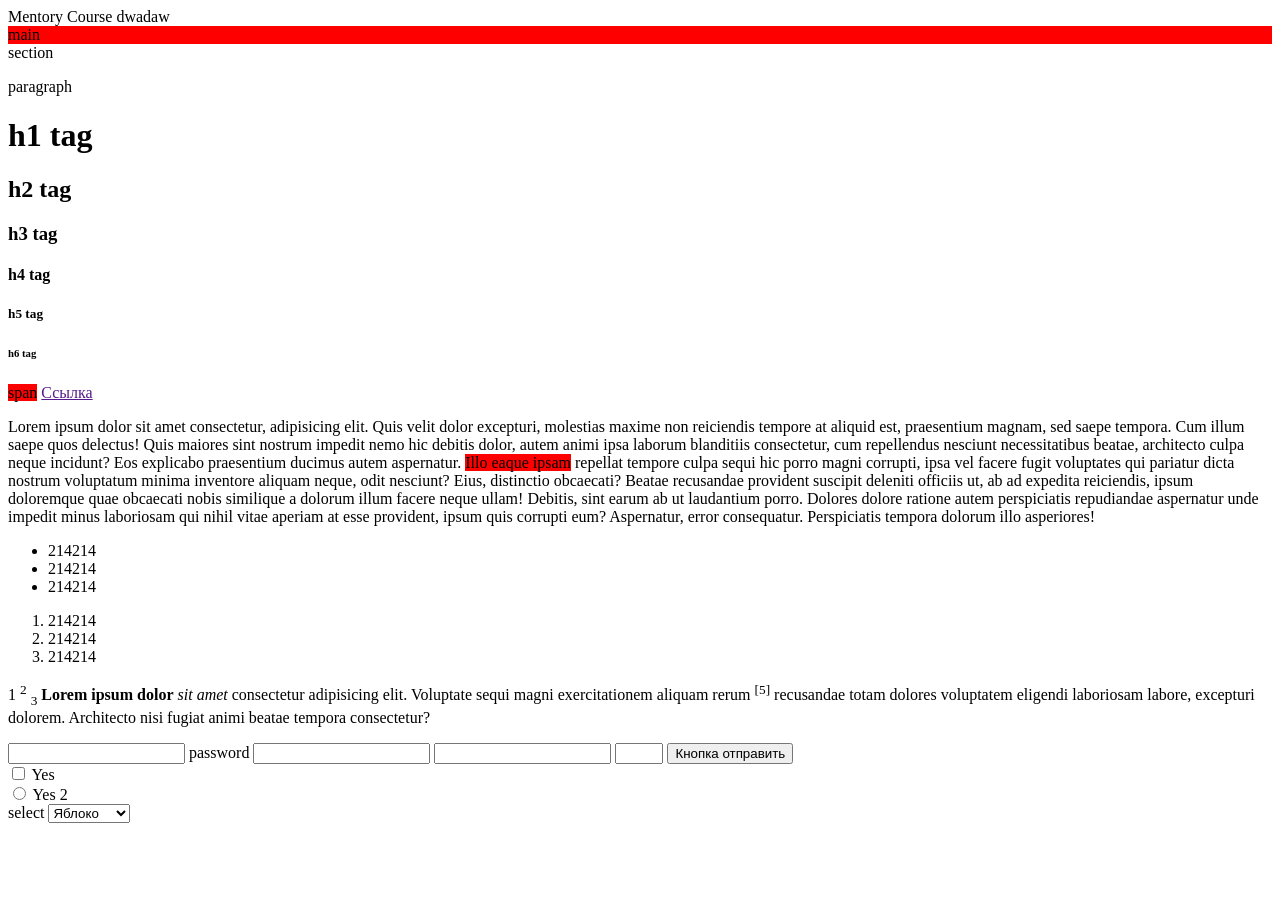
<file: lessons/01-lesson/index.html>
<!DOCTYPE html>
<html lang="en">

<head>
  <meta charset="UTF-8">
  <meta name="viewport" content="width=device-width, initial-scale=1.0">
  <link rel="stylesheet" href="./style.css">
  <title>Document</title>
</head>

<body>

  <div>
    Mentory Course dwadaw
  </div>

  <main>main </main>
  <section>section</section>
  <p>paragraph</p>
  <h1>h1 tag</h1>
  <h2>h2 tag</h2>
  <h3>h3 tag</h3>
  <h4>h4 tag</h4>
  <h5>h5 tag</h5>
  <h6>h6 tag</h6>

  <span>span</span>
  <a href="">Ссылка</a>

  <div></div>


  <nav>

  </nav>

  <p>
    Lorem ipsum dolor sit amet consectetur, adipisicing elit. Quis velit dolor excepturi, molestias maxime non
    reiciendis tempore at aliquid est, praesentium magnam, sed saepe tempora. Cum illum saepe quos delectus!
    Quis maiores sint nostrum impedit nemo hic debitis dolor, autem animi ipsa laborum blanditiis consectetur, cum
    repellendus nesciunt necessitatibus beatae, architecto culpa neque incidunt? Eos explicabo praesentium ducimus autem
    aspernatur.
    <span>Illo eaque ipsam</span> repellat tempore culpa sequi hic porro magni corrupti, ipsa vel facere fugit
    voluptates qui
    pariatur dicta nostrum voluptatum minima inventore aliquam neque, odit nesciunt? Eius, distinctio obcaecati?
    Beatae recusandae provident suscipit deleniti officiis ut, ab ad expedita reiciendis, ipsum doloremque quae
    obcaecati nobis similique a dolorum illum facere neque ullam! Debitis, sint earum ab ut laudantium porro.
    Dolores dolore ratione autem perspiciatis repudiandae aspernatur unde impedit minus laboriosam qui nihil vitae
    aperiam at esse provident, ipsum quis corrupti eum? Aspernatur, error consequatur. Perspiciatis tempora dolorum illo
    asperiores!
  </p>


  <ul>
    <li>214214</li>
    <li>214214</li>
    <li>214214</li>
  </ul>


  <ol>
    <li>214214</li>
    <li>214214</li>
    <li>214214</li>
  </ol>

  <p>
    1 <sup>2</sup> <sub>3</sub>
    <b>Lorem</b> <strong>ipsum dolor</strong> <i>sit amet</i> consectetur adipisicing elit. Voluptate sequi magni
    exercitationem aliquam
    rerum <sup>[5]</sup>
    recusandae totam dolores voluptatem eligendi laboriosam labore, excepturi dolorem. Architecto nisi fugiat animi
    beatae tempora consectetur?
  </p>

  <form>
    <input required type="text" minlength="10">
    <label for="password">password</label>
    <input id="password" type="password">
    <input type="tel">
    <input type="number" min="10" max="20" step="5">
    <button>Кнопка отправить</button>
  </form>

  <div>
    <input id="yes" type="checkbox">
    <label for="yes">Yes</label>
  </div>
  <div>
    <input type="radio">
    <label> Yes 2</label>
  </div>

  <label for="select">select</label>
  <select name="" id="select">
    <option value="apple">Яблоко</option>
    <option value="banana">Банан</option>
    <option value="orange">Апельсин</option>
  </select>
</body>

</html>
</file>
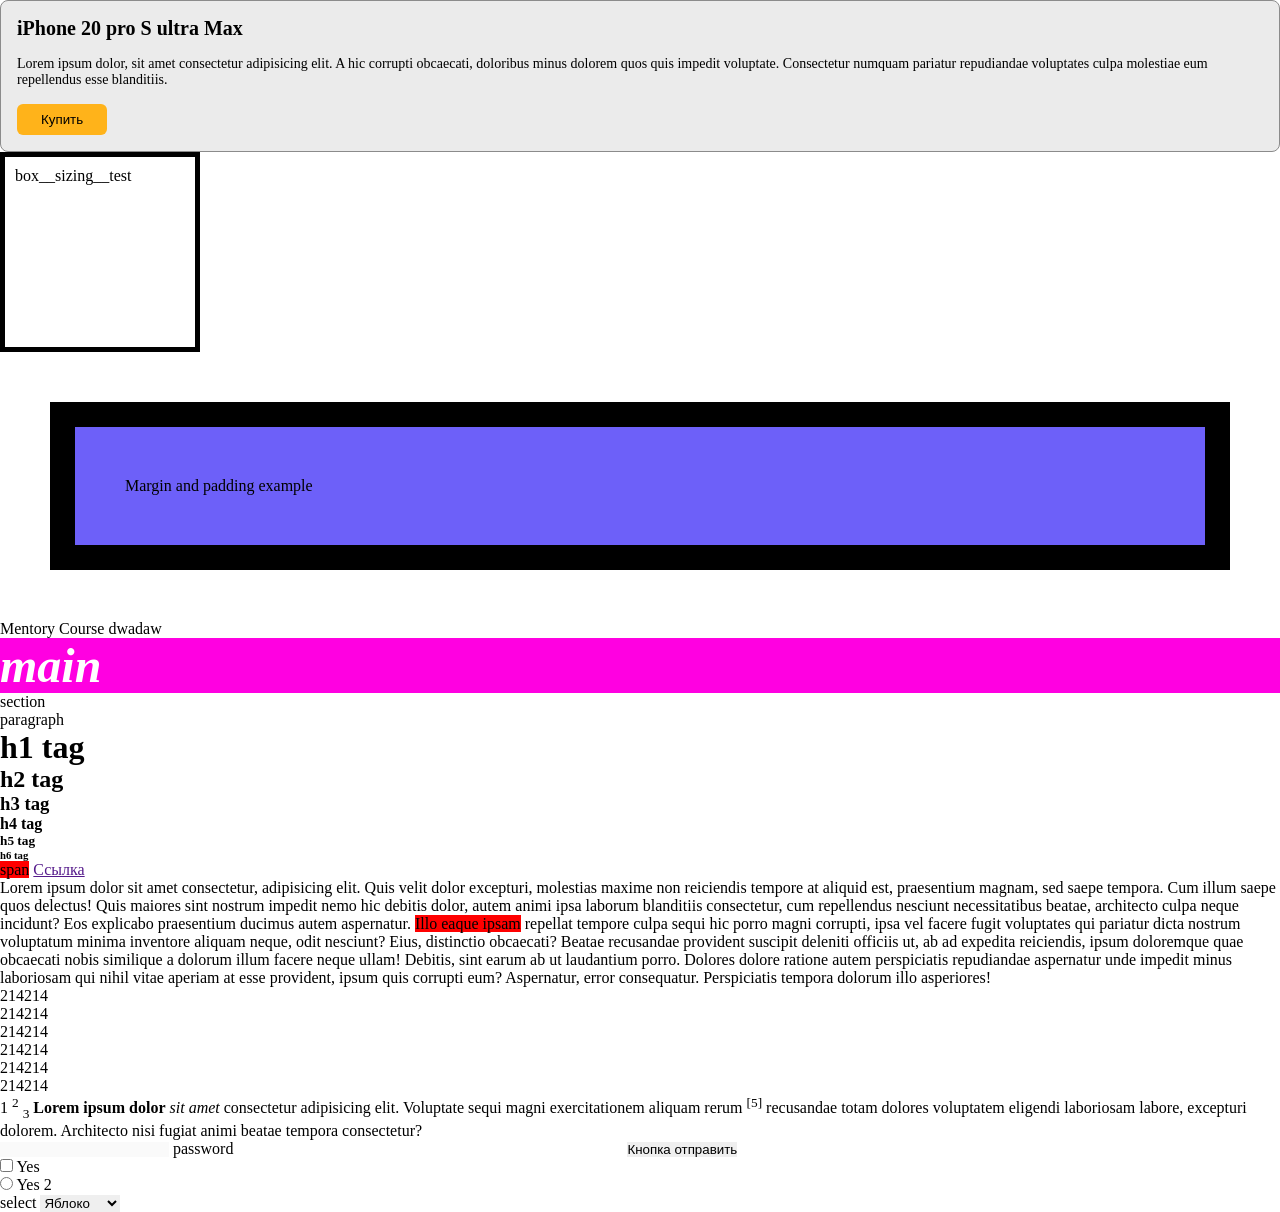
<file: lessons/02-lesson/index.html>
<!DOCTYPE html>
<html lang="en">

<head>
  <meta charset="UTF-8">
  <meta name="viewport" content="width=device-width, initial-scale=1.0">
  <link rel="stylesheet" href="./style.css">
  <title>Document</title>
</head>

<body>

  <article class="product__card">
    <header class="product__card__header">
      <h4 class="product__card__title">
        iPhone 20 pro S ultra Max
      </h4>
    </header>

    <section class="product__card__content">
      Lorem ipsum dolor, sit amet consectetur adipisicing elit. A hic corrupti obcaecati, doloribus minus dolorem quos
      quis impedit voluptate. Consectetur numquam pariatur repudiandae voluptates culpa molestiae eum repellendus esse
      blanditiis.
    </section>

    <footer class="product__card__footer">
      <button class="product__card__buy__btn">
        Купить
      </button>
    </footer>
  </article>

  <div class="box__sizing__test">
    box__sizing__test
  </div>

  <div class="MP_TEST">Margin and padding example</div>

  <div>
    Mentory Course dwadaw
  </div>

  <main dawdawdwadaw aria-disabled="false" id="my__main__block" class="my__main__block my__text">main </main>
  <section aria-disabled="true">section</section>
  <p>paragraph</p>
  <h1>h1 tag</h1>
  <h2>h2 tag</h2>
  <h3>h3 tag</h3>
  <h4>h4 tag</h4>
  <h5>h5 tag</h5>
  <h6>h6 tag</h6>

  <span>span</span>
  <a href="">Ссылка</a>

  <div></div>


  <nav>

  </nav>

  <p>
    Lorem ipsum dolor sit amet consectetur, adipisicing elit. Quis velit dolor excepturi, molestias maxime non
    reiciendis tempore at aliquid est, praesentium magnam, sed saepe tempora. Cum illum saepe quos delectus!
    Quis maiores sint nostrum impedit nemo hic debitis dolor, autem animi ipsa laborum blanditiis consectetur, cum
    repellendus nesciunt necessitatibus beatae, architecto culpa neque incidunt? Eos explicabo praesentium ducimus autem
    aspernatur.
    <span>Illo eaque ipsam</span> repellat tempore culpa sequi hic porro magni corrupti, ipsa vel facere fugit
    voluptates qui
    pariatur dicta nostrum voluptatum minima inventore aliquam neque, odit nesciunt? Eius, distinctio obcaecati?
    Beatae recusandae provident suscipit deleniti officiis ut, ab ad expedita reiciendis, ipsum doloremque quae
    obcaecati nobis similique a dolorum illum facere neque ullam! Debitis, sint earum ab ut laudantium porro.
    Dolores dolore ratione autem perspiciatis repudiandae aspernatur unde impedit minus laboriosam qui nihil vitae
    aperiam at esse provident, ipsum quis corrupti eum? Aspernatur, error consequatur. Perspiciatis tempora dolorum illo
    asperiores!
  </p>


  <ul>
    <li>214214</li>
    <li>214214</li>
    <li>214214</li>
  </ul>


  <ol>
    <li>214214</li>
    <li>214214</li>
    <li>214214</li>
  </ol>

  <p>
    1 <sup>2</sup> <sub>3</sub>
    <b>Lorem</b> <strong>ipsum dolor</strong> <i>sit amet</i> consectetur adipisicing elit. Voluptate sequi magni
    exercitationem aliquam
    rerum <sup>[5]</sup>
    recusandae totam dolores voluptatem eligendi laboriosam labore, excepturi dolorem. Architecto nisi fugiat animi
    beatae tempora consectetur?
  </p>

  <form>
    <input disabled required type="text" minlength="10">
    <label for="password">password</label>
    <input id="password" type="password">
    <input type="tel">
    <input type="number" min="10" max="20" step="5">
    <button>Кнопка отправить</button>
  </form>

  <div>
    <input id="yes" type="checkbox">
    <label for="yes">Yes</label>
  </div>
  <div>
    <input type="radio">
    <label> Yes 2</label>
  </div>

  <label for="select">select</label>
  <select name="" id="select">
    <option value="apple">Яблоко</option>
    <option value="banana">Банан</option>
    <option value="orange">Апельсин</option>
  </select>
</body>

</html>
</file>
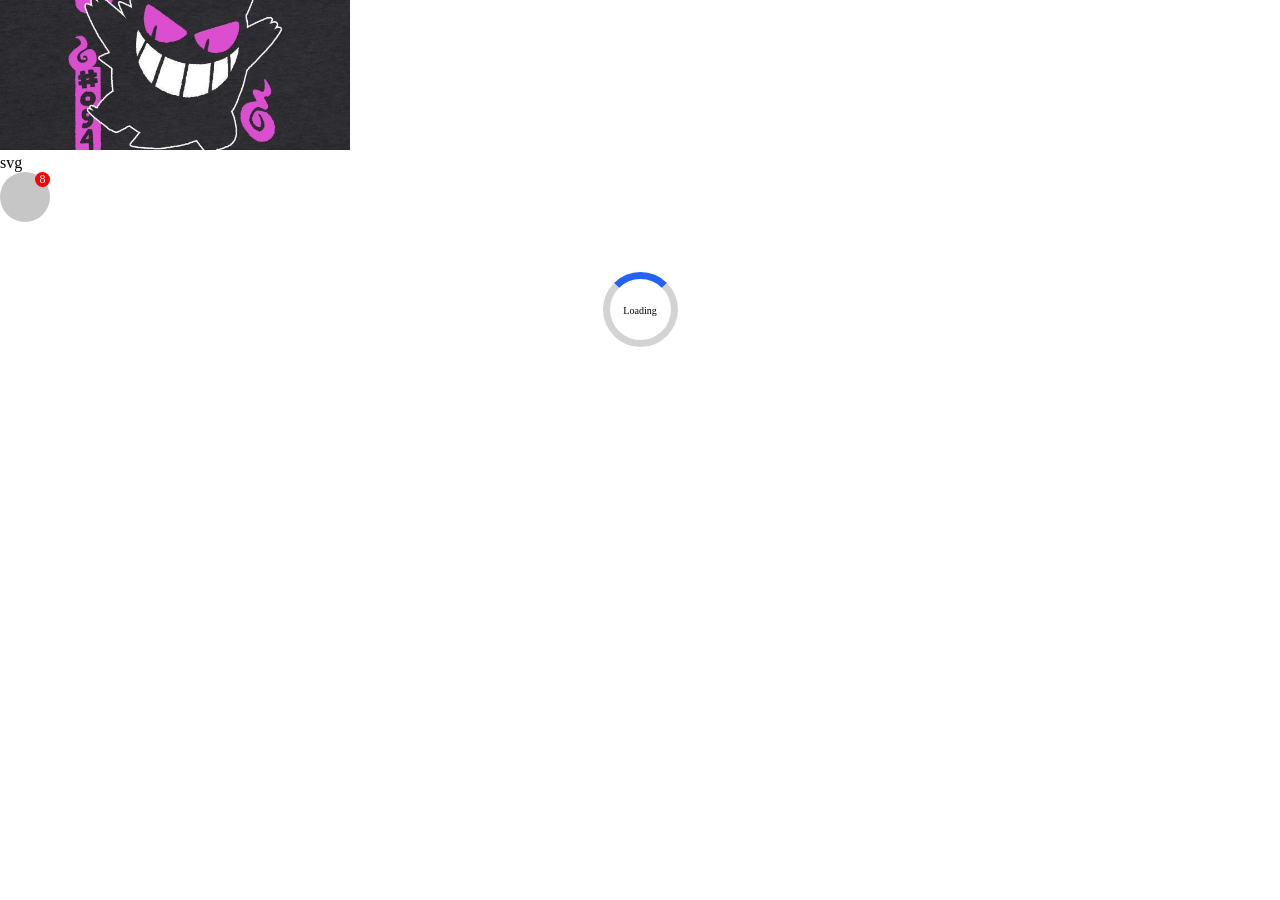
<file: lessons/04-lesson/index.html>
<!DOCTYPE html>
<html lang="en">

<head>
  <meta charset="UTF-8">
  <meta name="viewport" content="width=device-width, initial-scale=1.0">
  <link rel="stylesheet" href="./style.css">
  <title>Lesson #4</title>
</head>

<body>


  <!-- <img src="./yp0No_l7sR8.jpg" alt="japan cat" loading="lazy"> -->

  <picture>
    <source media="(width < 800px)" srcset="./d3opwDYH1NQ.jpg" />
    <source media="(width >= 800px)" srcset="./yp0No_l7sR8.jpg" />
    <img src="./d3opwDYH1NQ.jpg" alt="" />
  </picture>

  <p>
    svg
  </p>

  <div data-notifications-count="8" class="notifications">

  </div>

  <div class="center">
    <div class="spinner__wrapper">
      <p class="spinner__text">Loading</p>
      <div class="spinner"></div>
    </div>
  </div>

</body>

</html>
</file>
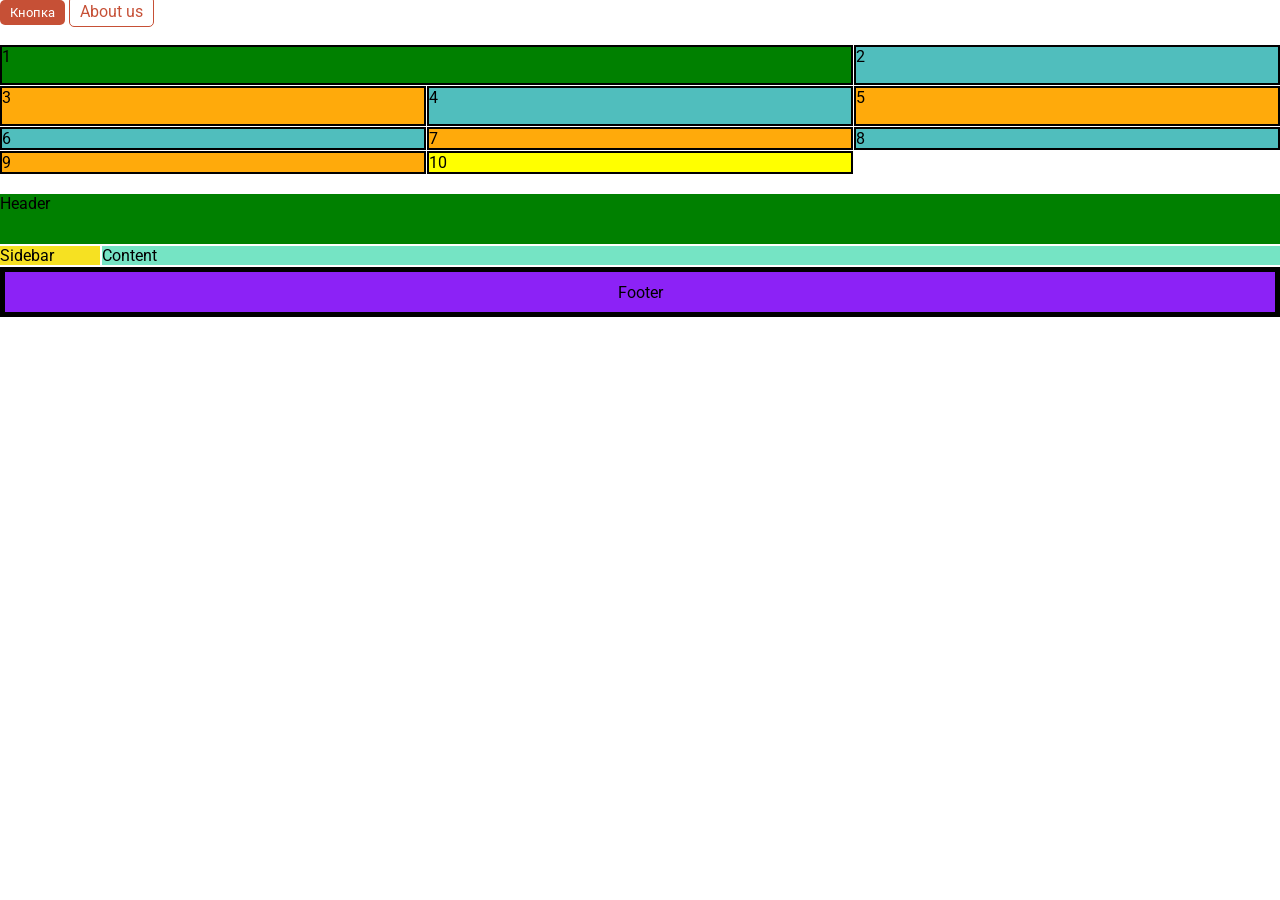
<file: lessons/05-lesson/index.html>
<!DOCTYPE html>
<html lang="en">

<head>
  <meta charset="UTF-8">
  <meta name="viewport" content="width=device-width, initial-scale=1.0">
  <link rel="stylesheet" href="./assets/styles/index.css">
  <title>Lesson #5</title>
</head>

<body>

  <button class="btn">Кнопка</button>

  <a class="btn outline" href="./about-us.html">About us</a>


  <div class="main_grid">
    <div class="card">1</div>
    <div class="card">2</div>
    <div class="card">3</div>
    <div class="card">4</div>
    <div class="card">5</div>
    <div class="card">6</div>
    <div class="card">7</div>
    <div class="card">8</div>
    <div class="card">9</div>
    <div class="card">10</div>
  </div>

  <div class="main_grid_2">
    <div class="header">Header</div>
    <div class="sidebar">Sidebar</div>
    <div class="content">Content</div>
    <div class="footer">Footer</div>
  </div>

</body>

</html>
</file>
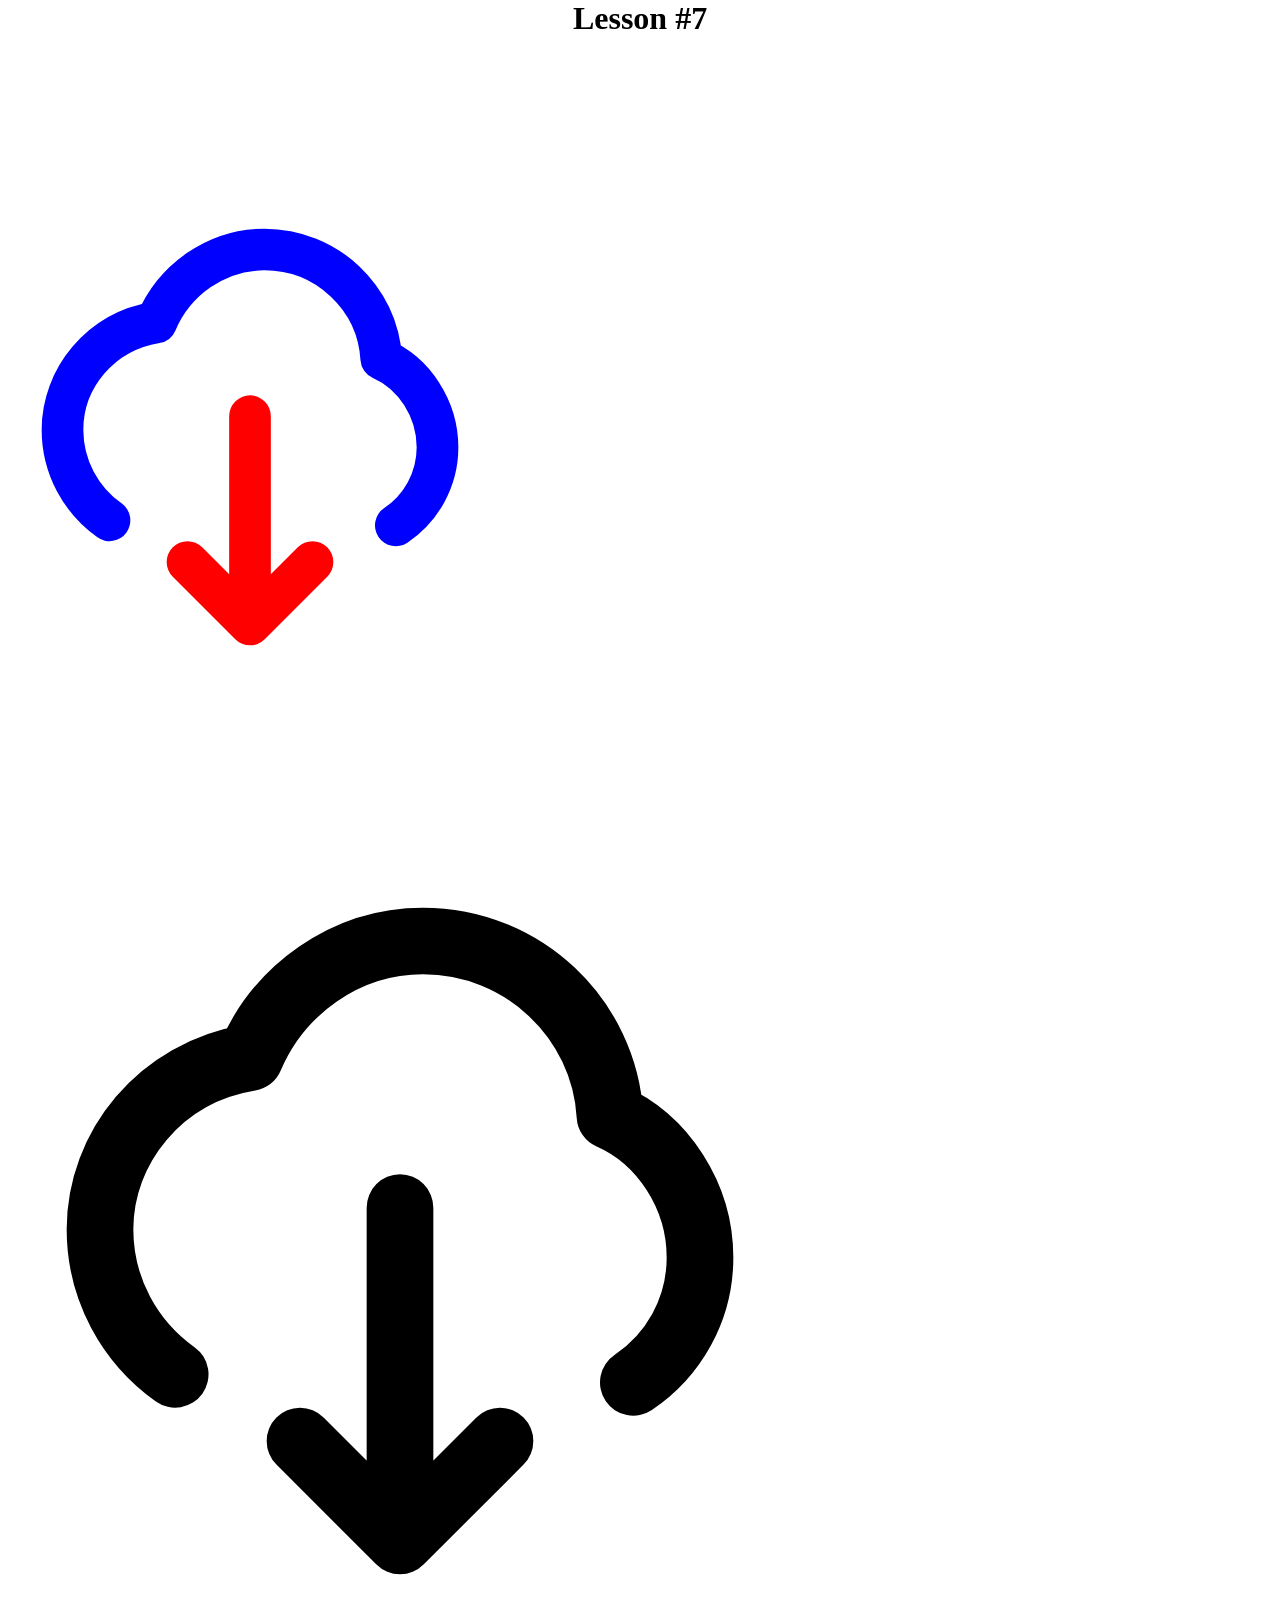
<file: lessons/07-lesson/index.html>
<!DOCTYPE html>
<html lang="en">

<head>
  <meta charset="UTF-8">
  <meta name="viewport" content="width=device-width, initial-scale=1.0">
  <link rel="stylesheet" href="./style.css">
  <title>Lesson #7</title>
</head>

<body>
  <h1 class="main__title">
    Lesson #7
  </h1>

  <svg class="cloud_arrow_down_icon" width="800" height="800" viewBox="0 0 800 800" fill="none"
    xmlns="http://www.w3.org/2000/svg">
    <path class="cloud_icon_path"
      d="M175.196 533.333C129.663 500.97 100 448.073 100 388.31C100 306.669 160 231.25 250 216.667C278.231 149.546 345.047 100 422.977 100C522.8 100 604.39 177.417 610 275C662.977 298.163 700 355.01 700 416.563C700 468.607 673.533 514.463 633.333 541.39"
      stroke-width="66.6667" stroke-linecap="round" stroke-linejoin="round" stroke="black" />
    <path class="arrow_icon_path" d="M400 700V366.667M500 600L400 700L300 600" stroke-width="66.6667"
      stroke-linecap="round" stroke-linejoin="round" stroke="black" />
  </svg>

  <img src="./cloud-arrow-down.svg" alt="">

  <script src="./script.js"></script>
</body>

</html>
</file>
<file: lessons/01-lesson/style.css>
main {
  background-color: #ff0000;
}

span {
  background-color: #ff0000;
}
</file>
<file: lessons/02-lesson/style.css>
* {
  margin: 0;
  padding: 0;
  box-sizing: border-box;
  border: none;
  outline: none;
}


span {
  background-color: #ff0000;
}

main {
  background-color: #ff0000;
}

.my__main__block {
  background-color: #00ff04;
}

.my__text {
  font-size: 48px;
  font-style: italic;
}

.my__text[aria-disabled="true"] {
  opacity: 0.25;
}

[dawdawdwadaw] {
  color: white;
}

#my__main__block {
  font-weight: 900;
  background-color: #ff00e1;
}


.product__card {
  border: #8b8b8b 1px solid;
  background-color: #ebebeb;
  border-radius: 8px;
  padding: 16px;
}

.product__card__title {
  margin: 0;
  font-size: 20px;
}

.product__card__content {
  font-size: 14px;
  margin: 16px 0;
}

.product__card__buy__btn {
  background-color: #ffb31a;
  border: 0;
  outline: 0;
  border-radius: 6px;
  padding: 8px 24px;
  cursor: pointer;
  transition: background-color .3s, scale .5s;
  /* transition: all .33s; */
}

.product__card__buy__btn:hover {
  background-color: #fcc352;
}

.product__card__buy__btn:active {
  scale: .95;
}


/* Margin and padding example */

.MP_TEST {
  background-color: #6d60f9;
  margin: 50px;
  padding: 50px;
  border: 25px #000 solid;
}

/* box__sizing__test */

.box__sizing__test {
  width: 200px;
  height: 200px;
  padding: 10px;
  border: #000 solid 5px;
}
</file>
<file: lessons/04-lesson/style.css>
* {
  margin: 0;
  padding: 0;
  box-sizing: border-box;
}

img {
  max-width: 100%;
  width: 350px;
  height: 150px;
  object-fit: cover;
}

.center {
  padding: 50px 0;
  display: flex;
  justify-content: center;
  align-items: center;
}

.spinner__wrapper {
  position: relative;
  width: 75px;
  height: 75px;
}

.spinner {
  width: 100%;
  height: 100%;
  border: #d3d3d3 7px solid;
  border-top-color: #2462f4;
  border-radius: 50%;
  animation: spin 1s infinite ease-in-out;
}

@keyframes spin {
  50% {
    scale: 1.1;
    opacity: .5;
    border-top-color: #f42424;
    border-radius: 45%;
  }

  100% {
    rotate: 360deg;
  }
}

.spinner__text {
  position: absolute;
  z-index: 1;
  top: 50%;
  left: 50%;
  font-size: 10px;
  transform: translate(-50%, -50%);
}

.spinner__text::after {
  content: '';
  animation: dots_writing 2s infinite;
}

@keyframes dots_writing {
  33% {
    content: '.';
  }

  66% {
    content: '..';
  }

  100% {
    content: '...';
  }

}


.notifications {
  position: relative;
  width: 50px;
  height: 50px;
  background-color: #c6c6c6;
  border-radius: 50%;

  &[data-notifications-count]::after {
    content: attr(data-notifications-count);
    position: absolute;
    display: flex;
    justify-content: center;
    align-items: center;
    background-color: #ff0000;
    border-radius: 50%;
    width: 15px;
    font-size: 12px;
    height: 15px;
    color: #fff;
    top: 0;
    right: 0;
  }
}
</file>
<file: lessons/05-lesson/assets/styles/index.css>
@import url('https://fonts.googleapis.com/css2?family=Roboto:ital,wdth,wght@0,75..100,100..900;1,75..100,100..900&display=swap');
@import url(./base/reset.css);
@import url(./base/variables.css);
@import url(./components.css);
@import url(./blocks.css);
</file>
<file: lessons/07-lesson/style.css>
* {
  margin: 0;
  padding: 0;
  box-sizing: border-box;
}

.main__title {
  text-align: center;
  /* FALLBACK */
  -webkit-user-select: none;
  -ms-user-select: none;
  -moz-user-select: none;
  user-select: none;
}

img {
  max-width: 100%;
  -webkit-user-drag: none;
}

.cloud_arrow_down_icon {
  width: 500px;
}

.cloud_icon_path {
  stroke: blue;
  animation: steam 2s ease-in-out infinite alternate;
}

.arrow_icon_path {
  stroke: red;
  animation: levitate 1s ease-in-out infinite alternate;
}

@keyframes levitate {
  0% {
    transform: translateY(-10%);
    stroke: rgb(179, 1, 1);
  }

  50% {
    stroke-width: 150px;
  }

  100% {
    transform: translateY(15%);
    stroke: rgb(252, 60, 60);
  }
}

@keyframes steam {
  25% {
    transform: translate(-1%, 1%);
    stroke: rgb(160, 160, 255);
  }

  50% {
    transform: translate(0, 0);
    stroke: rgb(131, 131, 180);
    scale: 1.1;
  }

  75% {
    transform: translate(1%, -1%);
    stroke: rgb(157, 186, 235);
  }
}
</file>
